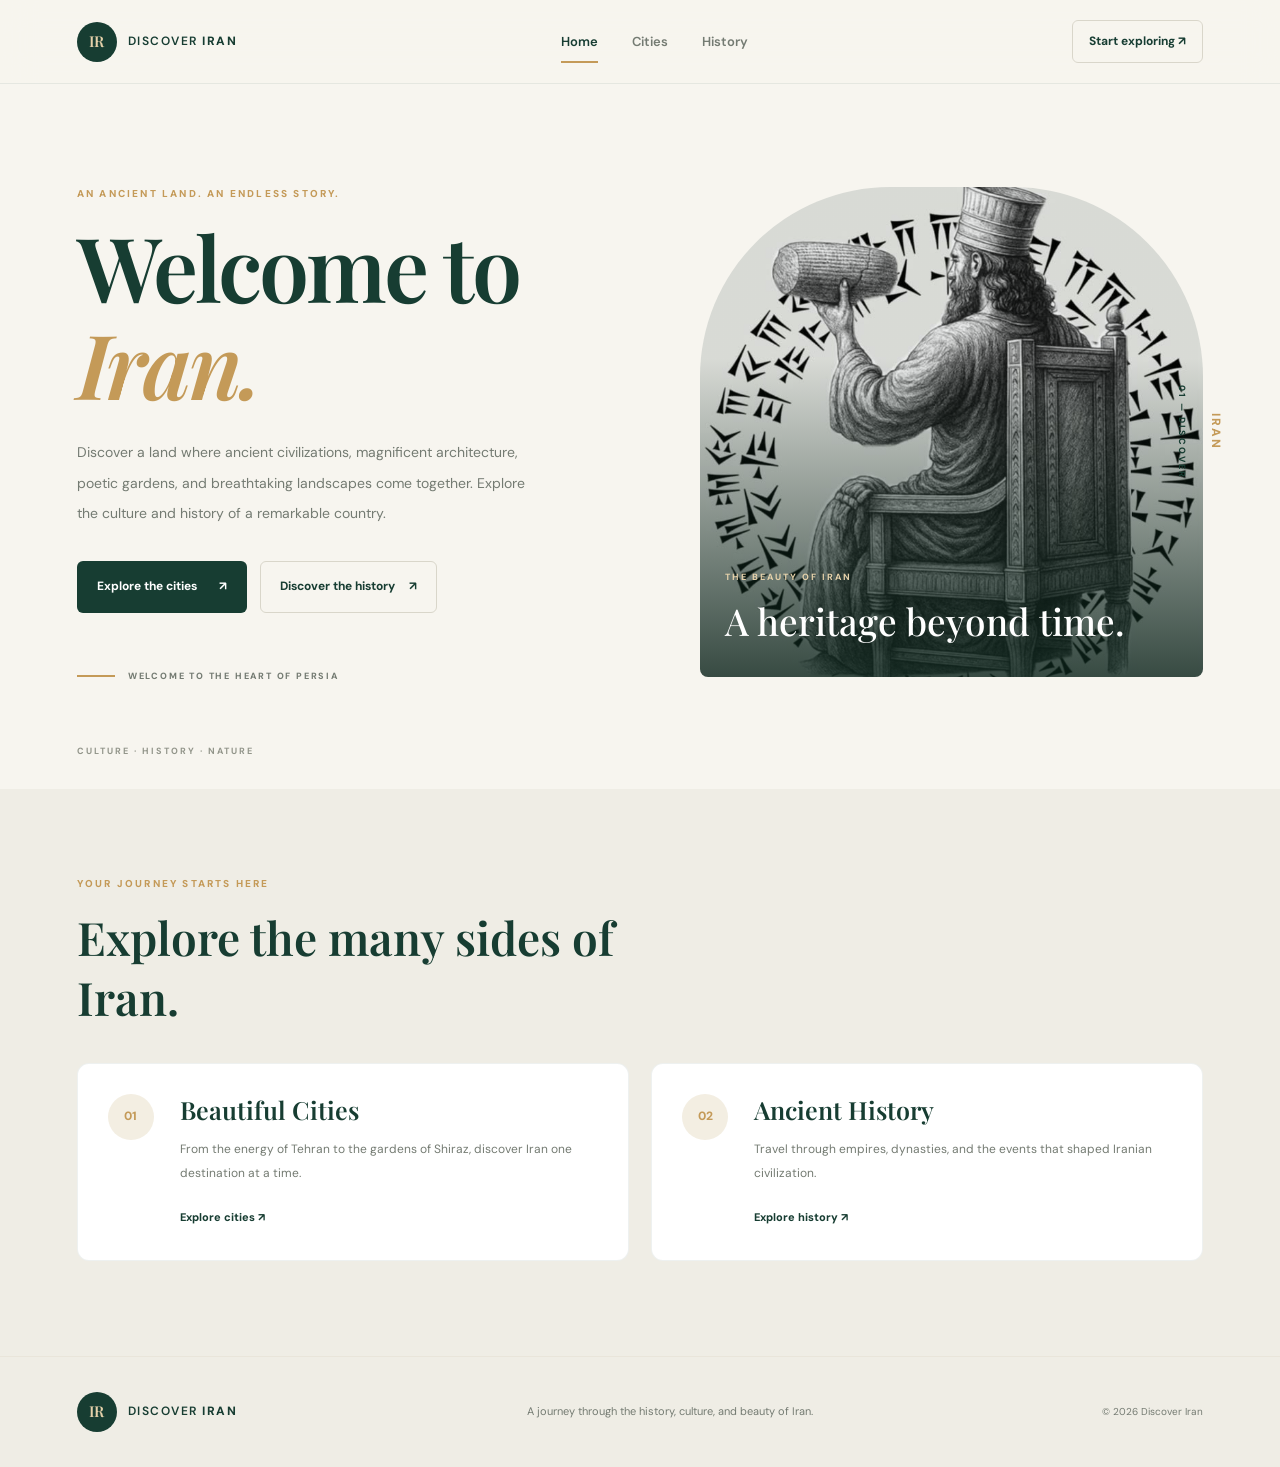
<file: index.html>
<!DOCTYPE html>
<html lang="en">

<head>
    <meta charset="UTF-8">
    <meta name="viewport" content="width=device-width, initial-scale=1.0">

    <title>Discover Iran | Land of Timeless Stories</title>

    <meta name="description"
        content="Discover Iran's historic cities, ancient civilizations, architecture, and beautiful landscapes.">

    <link rel="stylesheet" href="style.css">
</head>

<body class="home-page">

    <header class="site-header">
        <a class="logo" href="index.html" aria-label="Discover Iran homepage">
            <span class="logo-mark">IR</span>
            <span>DISCOVER <strong>IRAN</strong></span>
        </a>

        <nav class="main-nav" aria-label="Main navigation">
            <a class="active" href="index.html">Home</a>
            <a href="city.html">Cities</a>
            <a href="history.html">History</a>
        </nav>

        <a class="header-link" href="city.html">
            Start exploring ↗
        </a>
    </header>

    <main>

        <section class="home-hero">

            <div class="home-content">

                <span class="eyebrow">
                    AN ANCIENT LAND. AN ENDLESS STORY.
                </span>

                <h1>
                    Welcome to
                    <span class="iran-title">Iran.</span>
                </h1>

                <p class="home-description">
                    Discover a land where ancient civilizations,
                    magnificent architecture, poetic gardens, and
                    breathtaking landscapes come together.
                    Explore the culture and history of a remarkable country.
                </p>

                <div class="home-actions">
                    <a href="city.html" class="btn-primary">
                        Explore the cities <span>↗</span>
                    </a>

                    <a href="history.html" class="btn-outline">
                        Discover the history <span>↗</span>
                    </a>
                </div>

                <div class="home-caption">
                    <span class="caption-line"></span>
                    <span>WELCOME TO THE HEART OF PERSIA</span>
                </div>

            </div>

            <div class="home-visual">

                <img
                    src="img/k.jpg"
                    alt="Persian architecture in Isfahan"
                    fetchpriority="high"
                >

                <div class="home-image-overlay"></div>

                <div class="home-image-caption">
                    <span>THE BEAUTY OF IRAN</span>
                    <h2>A heritage beyond time.</h2>
                </div>

                <div class="image-decoration">
                    <span>IRAN</span>
                    <span>01 — DISCOVER</span>
                </div>

            </div>

            <div class="home-side-label">
                CULTURE · HISTORY · NATURE
            </div>

        </section>

        <section class="home-discover">

            <div class="discover-heading">
                <span class="eyebrow">YOUR JOURNEY STARTS HERE</span>
                <h2>Explore the many sides of Iran.</h2>
            </div>

            <div class="discover-grid">

                <a href="city.html" class="discover-card">
                    <span class="discover-number">01</span>
                    <div>
                        <h3>Beautiful Cities</h3>
                        <p>
                            From the energy of Tehran to the gardens
                            of Shiraz, discover Iran one destination at a time.
                        </p>
                        <span class="discover-link">Explore cities ↗</span>
                    </div>
                </a>

                <a href="history.html" class="discover-card">
                    <span class="discover-number">02</span>
                    <div>
                        <h3>Ancient History</h3>
                        <p>
                            Travel through empires, dynasties, and
                            the events that shaped Iranian civilization.
                        </p>
                        <span class="discover-link">Explore history ↗</span>
                    </div>
                </a>

            </div>

        </section>

    </main>

    <footer class="site-footer">
        <a class="logo footer-logo" href="index.html">
            <span class="logo-mark">IR</span>
            <span>DISCOVER <strong>IRAN</strong></span>
        </a>

        <p>A journey through the history, culture, and beauty of Iran.</p>

        <span class="copyright">© 2026 Discover Iran</span>
    </footer>

</body>
</html>
</file>
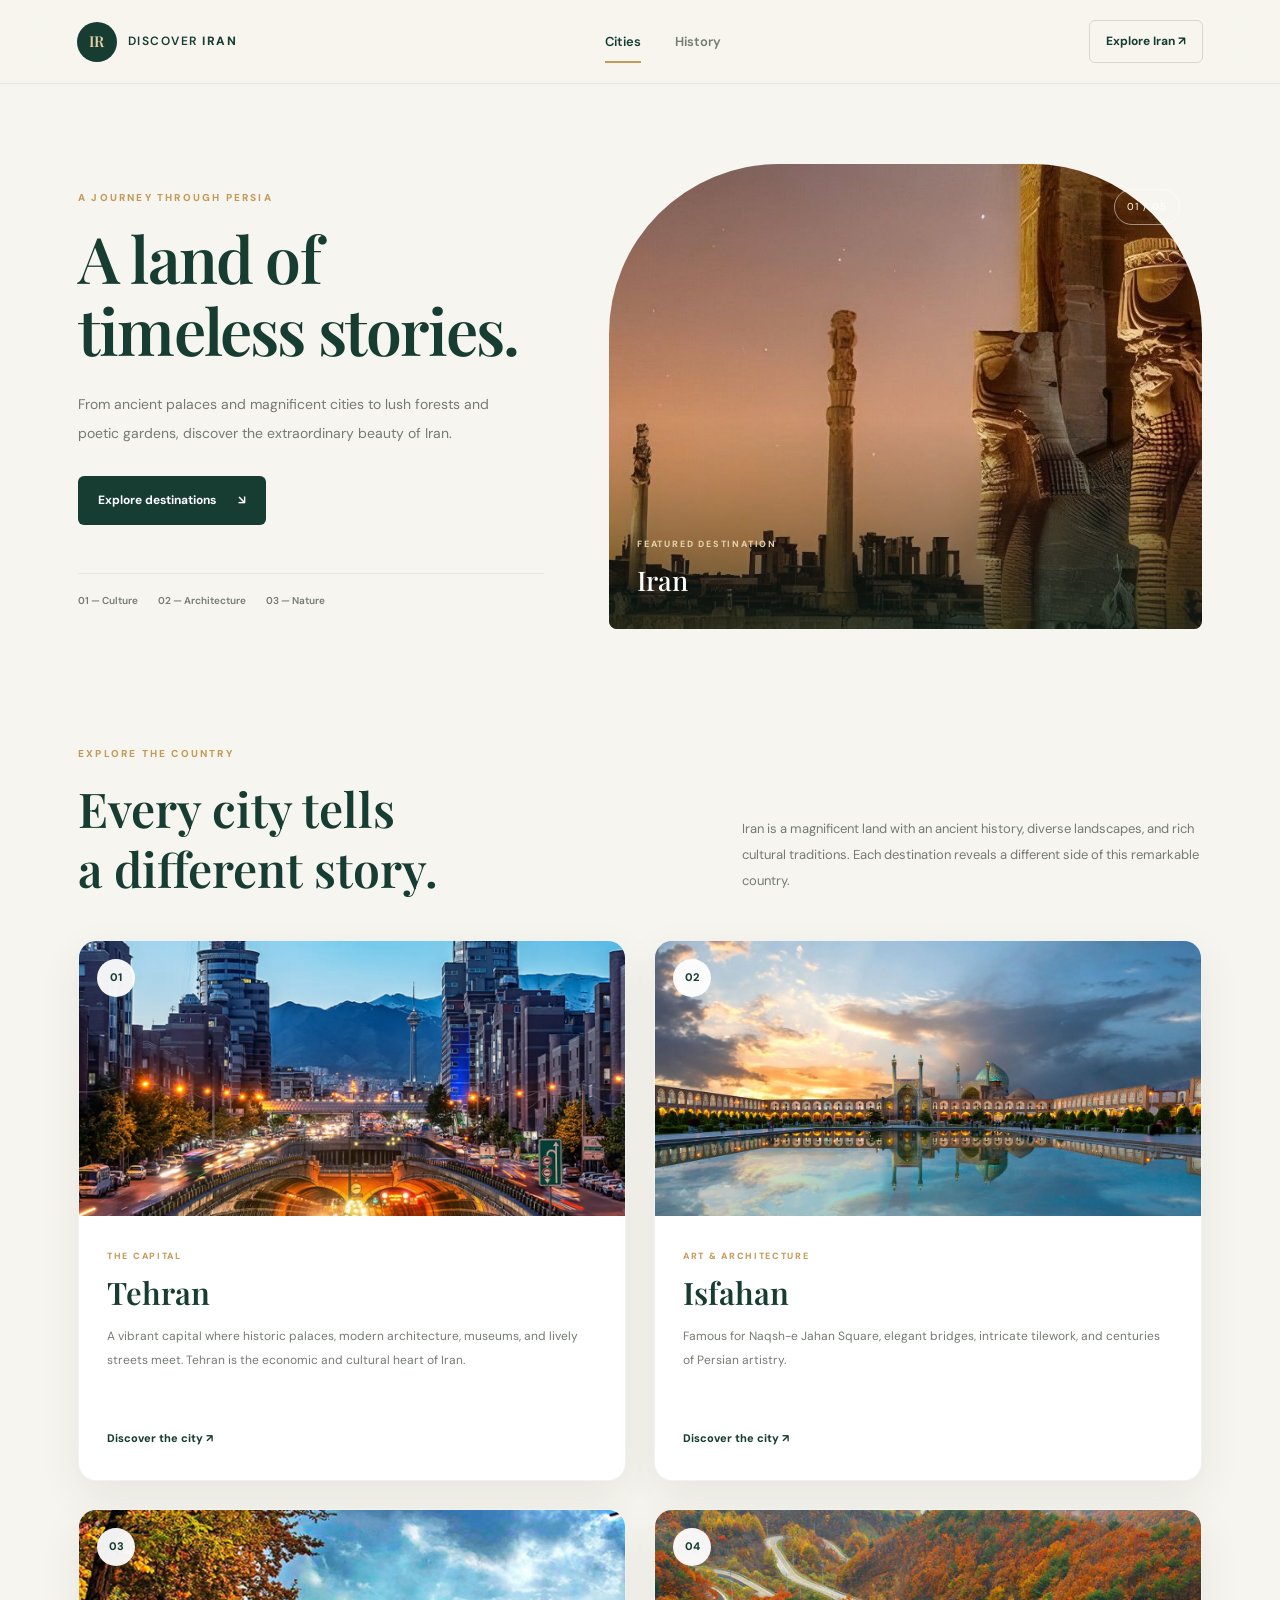
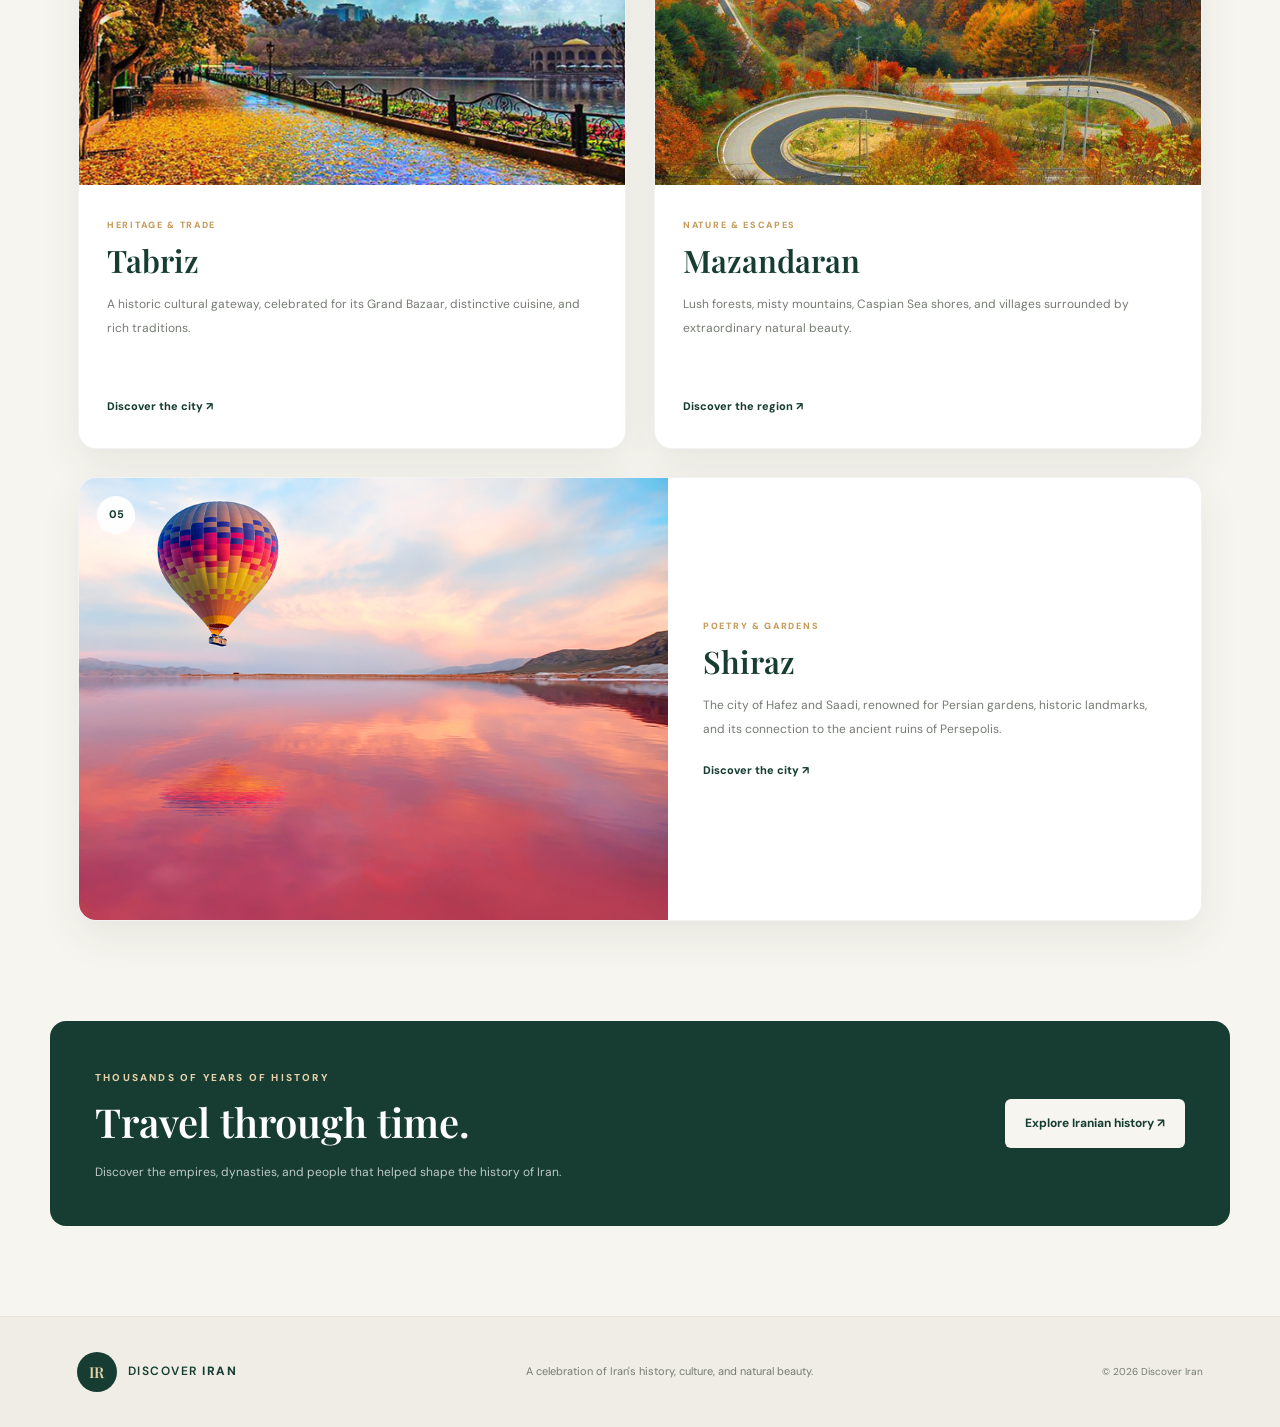
<file: city.html>
<!DOCTYPE html>
<html lang="en">
<head>
    <meta charset="UTF-8">
    <meta name="viewport" content="width=device-width, initial-scale=1.0">

    <title>Discover Iran | Cities & Destinations</title>
    <meta name="description" content="Explore Iran's beautiful cities, rich culture, historic architecture, and natural landscapes.">

    <link rel="stylesheet" href="style.css">
</head>

<body>

    <header class="site-header">
        <a class="logo" href="city.html">
            <span class="logo-mark">IR</span>
            <span>DISCOVER <strong>IRAN</strong></span>
        </a>

        <nav class="main-nav">
            <a class="active" href="city.html">Cities</a>
            <a href="history.html">History</a>
        </nav>

        <a class="header-link" href="#destinations">Explore Iran ↗</a>
    </header>

    <main>
        <section class="hero">
            <div class="hero-content">
                <span class="eyebrow">A JOURNEY THROUGH PERSIA</span>

                <h1>A land of timeless stories.</h1>

                <p>
                    From ancient palaces and magnificent cities to lush forests
                    and poetic gardens, discover the extraordinary beauty of Iran.
                </p>

                <a href="#destinations" class="btn-primary">
                    Explore destinations <span>↘</span>
                </a>

                <div class="hero-meta">
                    <span>01 — Culture</span>
                    <span>02 — Architecture</span>
                    <span>03 — Nature</span>
                </div>
            </div>

            <div class="hero-visual">
                <img src="img/iran.jpg" alt="">
                <div class="hero-image-label">
                    <span>FEATURED DESTINATION</span>
                    <strong> Iran</strong>
                </div>
                <span class="hero-number">01 / 05</span>
            </div>
        </section>

        <section class="intro-section" id="destinations">
            <div>
                <span class="eyebrow">EXPLORE THE COUNTRY</span>
                <h2>Every city tells<br>a different story.</h2>
            </div>

            <p>
                Iran is a magnificent land with an ancient history, diverse
                landscapes, and rich cultural traditions. Each destination
                reveals a different side of this remarkable country.
            </p>
        </section>

        <section class="city-grid">

            <article class="city-card city-card-featured">
                <div class="city-image">
                    <img src="img/tehran.webp" alt="Tehran cityscape" loading="lazy">
                    <span class="city-number">01</span>
                </div>

                <div class="city-content">
                    <span class="city-category">THE CAPITAL</span>
                    <h3>Tehran</h3>
                    <p>
                        A vibrant capital where historic palaces, modern
                        architecture, museums, and lively streets meet.
                        Tehran is the economic and cultural heart of Iran.
                    </p>
                    <a class="text-link" href="#tehran">Discover the city ↗</a>
                </div>
            </article>

            <article class="city-card">
                <div class="city-image">
                    <img src="img/Isfahan.jpg" alt="Isfahan historic architecture" loading="lazy">
                    <span class="city-number">02</span>
                </div>

                <div class="city-content">
                    <span class="city-category">ART & ARCHITECTURE</span>
                    <h3>Isfahan</h3>
                    <p>
                        Famous for Naqsh-e Jahan Square, elegant bridges,
                        intricate tilework, and centuries of Persian artistry.
                    </p>
                    <a class="text-link" href="#isfahan">Discover the city ↗</a>
                </div>
            </article>

            <article class="city-card">
                <div class="city-image">
                    <img src="img/el-goli-tabriz.jpg" alt="Tabriz city" loading="lazy">
                    <span class="city-number">03</span>
                </div>

                <div class="city-content">
                    <span class="city-category">HERITAGE & TRADE</span>
                    <h3>Tabriz</h3>
                    <p>
                        A historic cultural gateway, celebrated for its
                        Grand Bazaar, distinctive cuisine, and rich traditions.
                    </p>
                    <a class="text-link" href="#tabriz">Discover the city ↗</a>
                </div>
            </article>

            <article class="city-card">
                <div class="city-image">
                    <img src="img/ma.jpg" alt="Green landscapes of Mazandaran" loading="lazy">
                    <span class="city-number">04</span>
                </div>

                <div class="city-content">
                    <span class="city-category">NATURE & ESCAPES</span>
                    <h3>Mazandaran</h3>
                    <p>
                        Lush forests, misty mountains, Caspian Sea shores,
                        and villages surrounded by extraordinary natural beauty.
                    </p>
                    <a class="text-link" href="#mazandaran">Discover the region ↗</a>
                </div>
            </article>

            <article class="city-card city-card-wide">
                <div class="city-image">
                    <img src="img/sh.jpg" alt="Shiraz and Persian gardens" loading="lazy">
                    <span class="city-number">05</span>
                </div>

                <div class="city-content">
                    <span class="city-category">POETRY & GARDENS</span>
                    <h3>Shiraz</h3>
                    <p>
                        The city of Hafez and Saadi, renowned for Persian
                        gardens, historic landmarks, and its connection to
                        the ancient ruins of Persepolis.
                    </p>
                    <a class="text-link" href="#shiraz">Discover the city ↗</a>
                </div>
            </article>

        </section>

        <section class="history-banner">
            <div>
                <span class="eyebrow">THOUSANDS OF YEARS OF HISTORY</span>
                <h2>Travel through time.</h2>
                <p>
                    Discover the empires, dynasties, and people that helped
                    shape the history of Iran.
                </p>
            </div>

            <a href="history.html" class="btn-light">
                Explore Iranian history ↗
            </a>
        </section>

    </main>

    <footer class="site-footer">
        <a class="logo footer-logo" href="city.html">
            <span class="logo-mark">IR</span>
            <span>DISCOVER <strong>IRAN</strong></span>
        </a>

        <p>A celebration of Iran's history, culture, and natural beauty.</p>
        <span class="copyright">© 2026 Discover Iran</span>
    </footer>

</body>
</html>
</file>
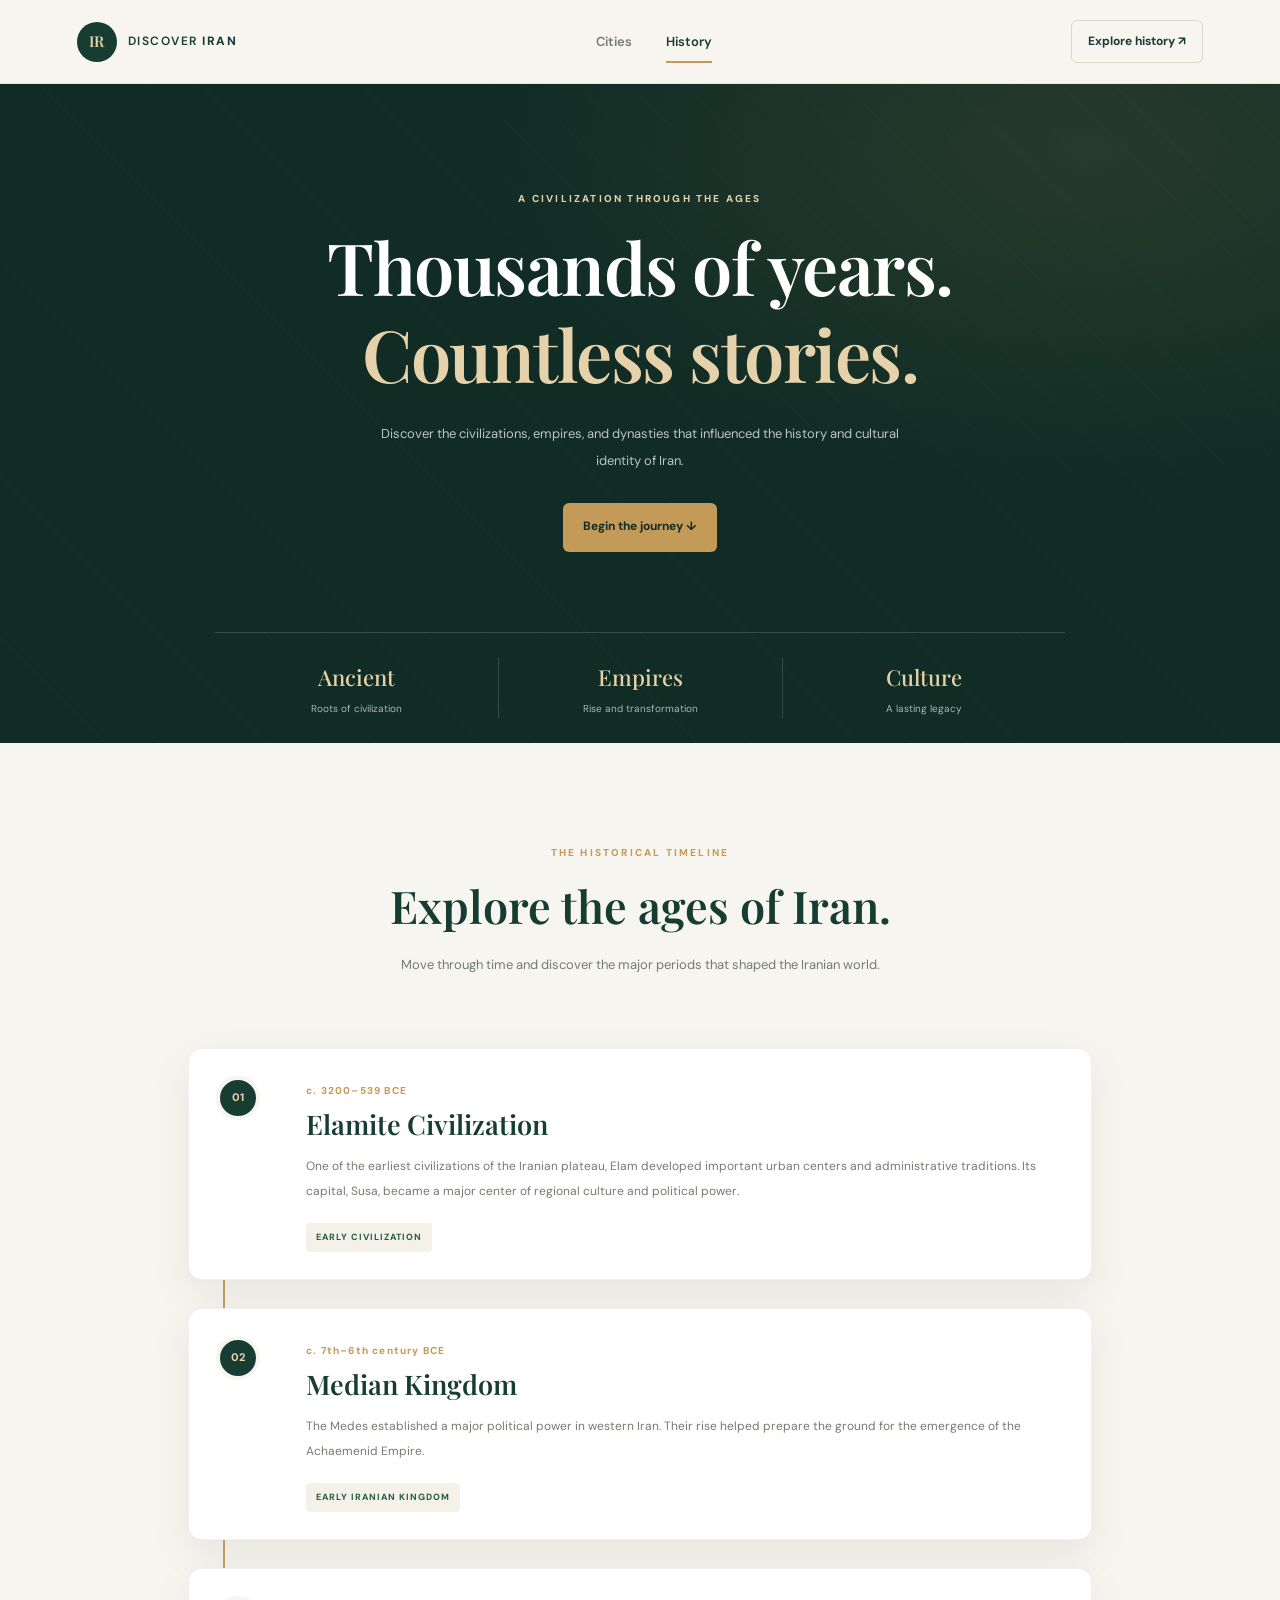
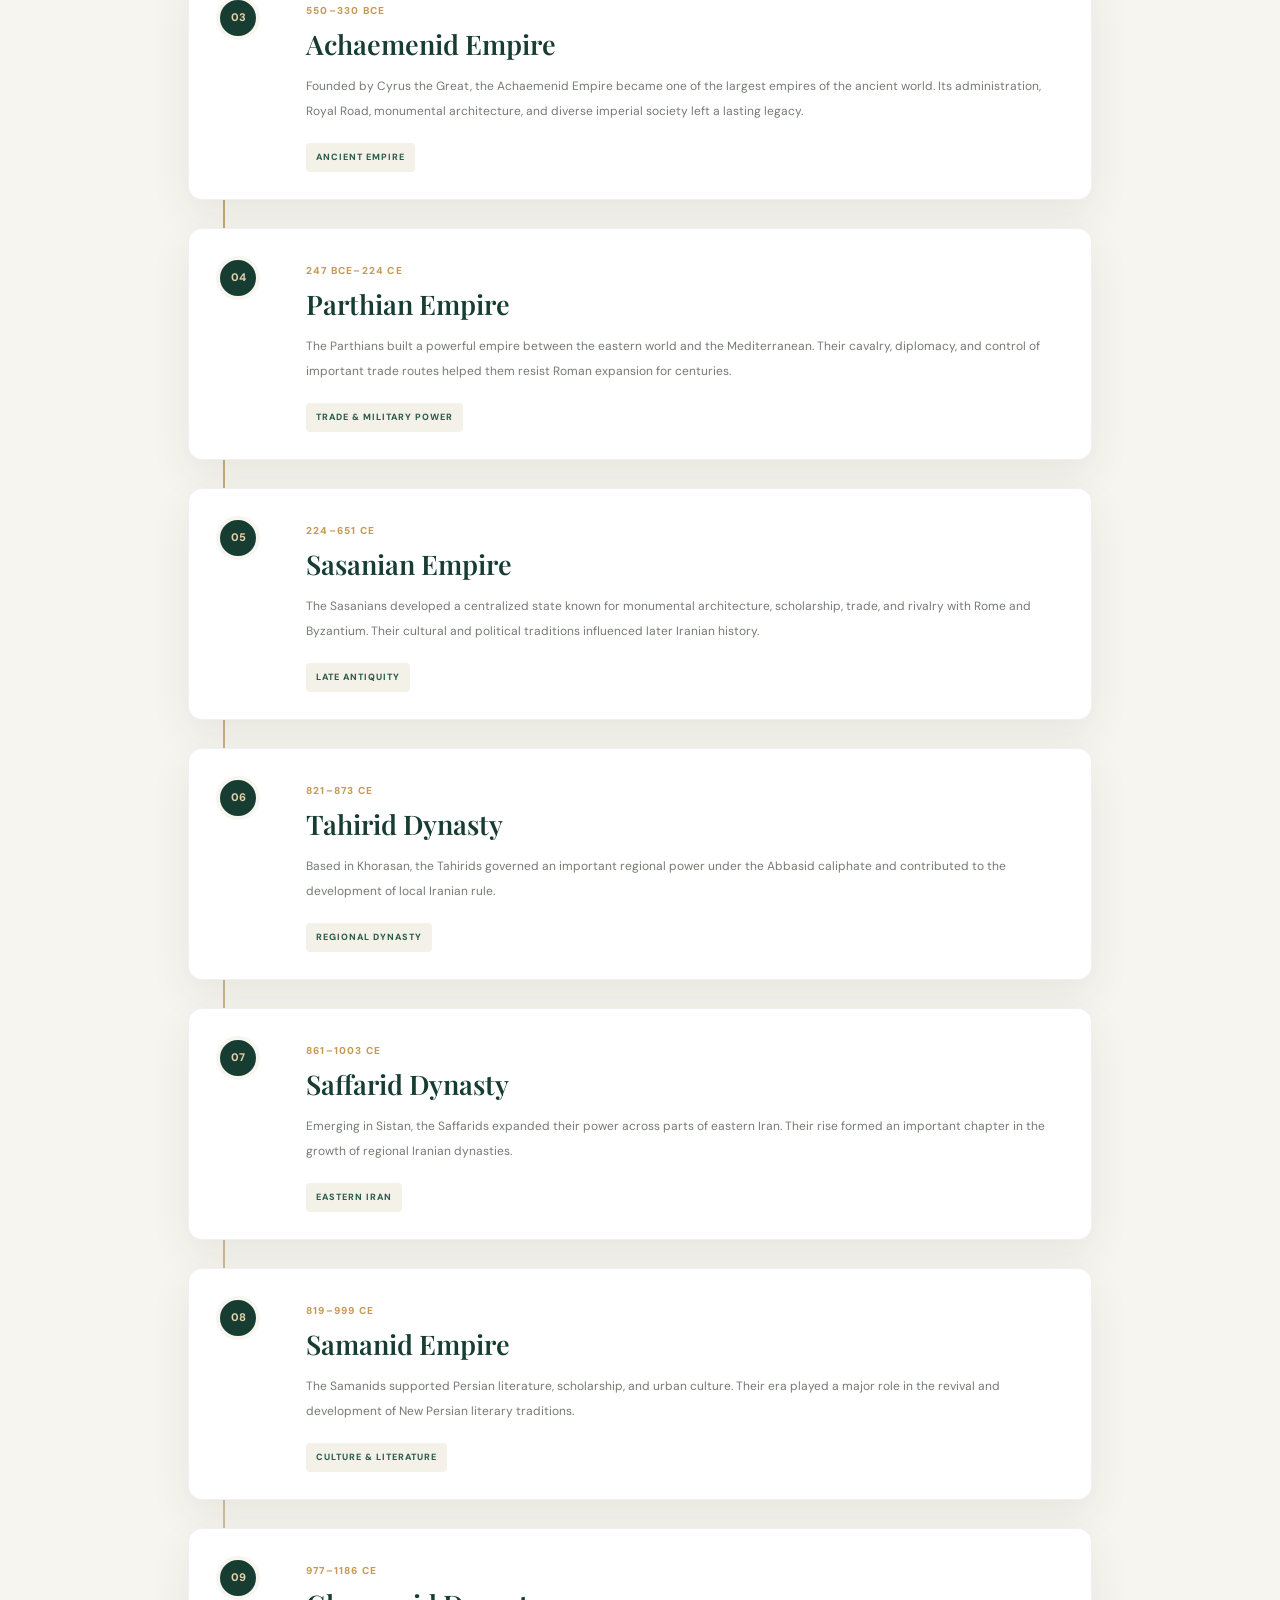
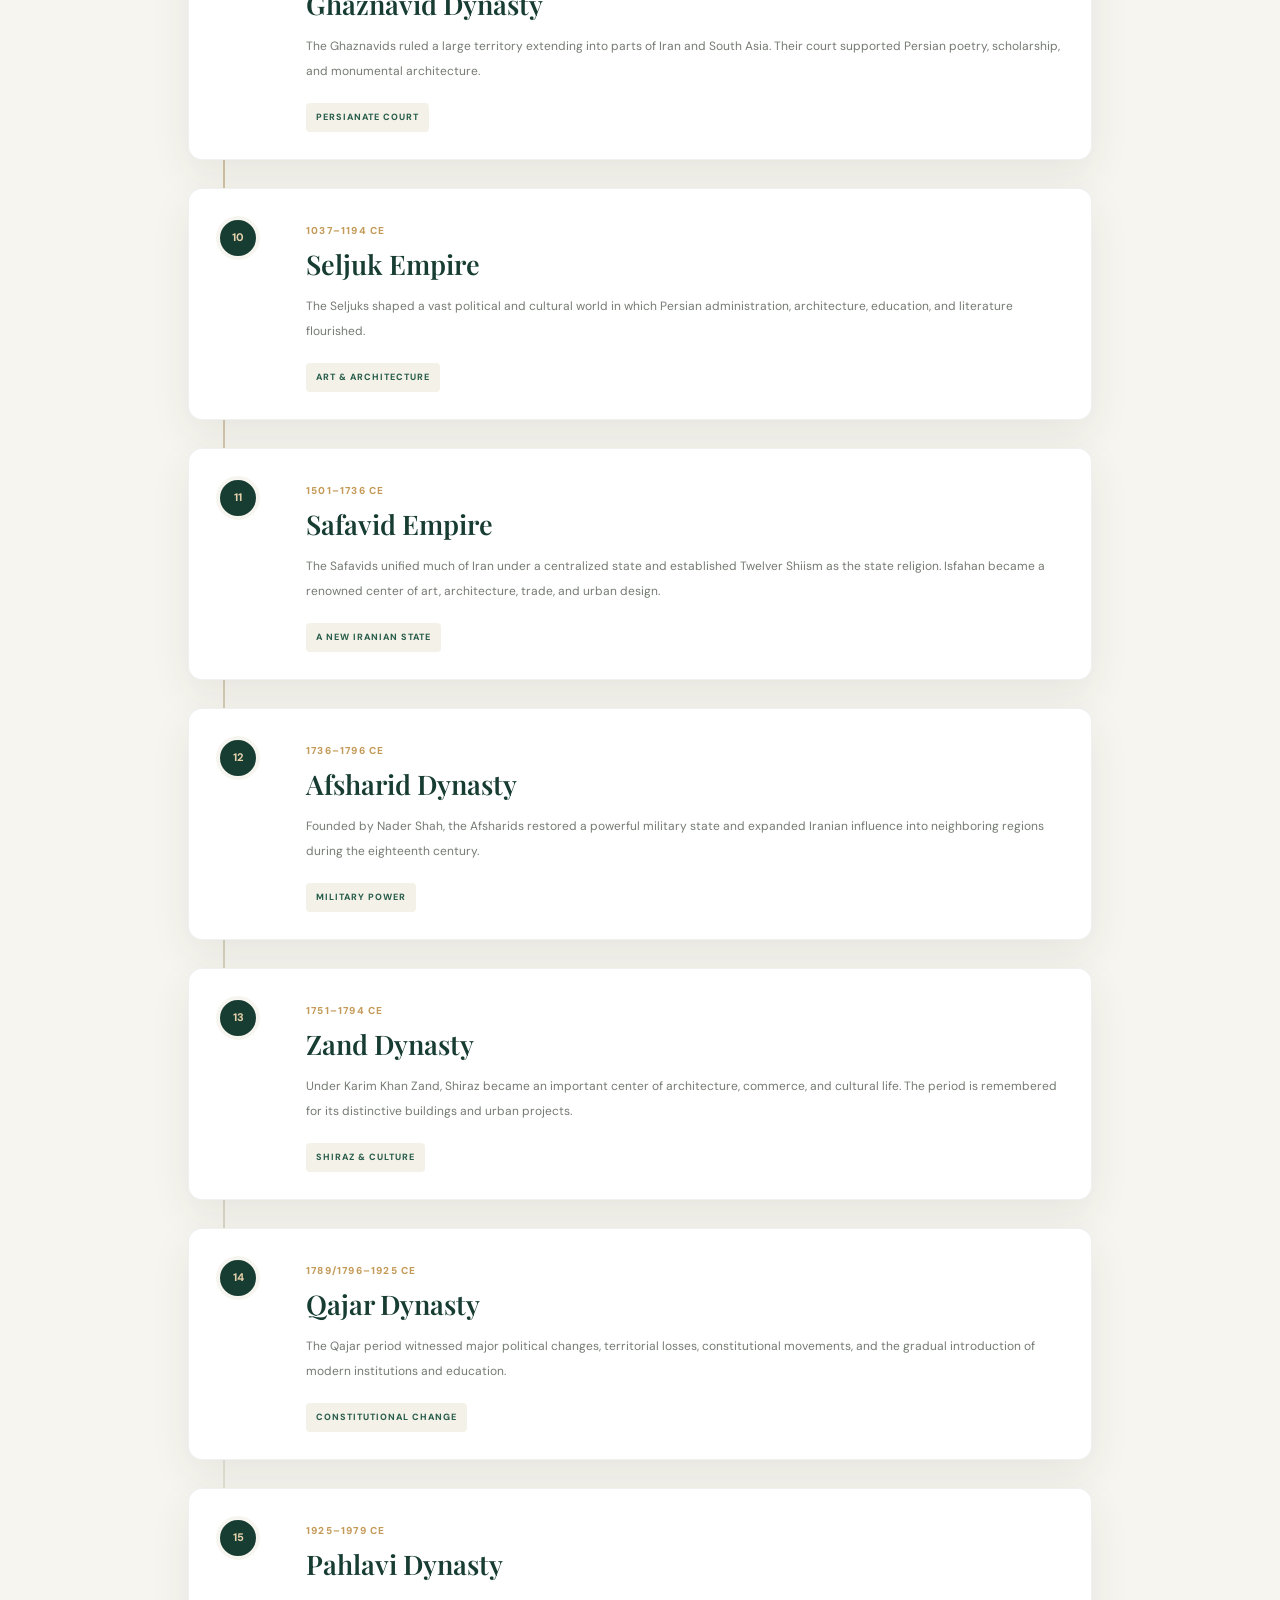
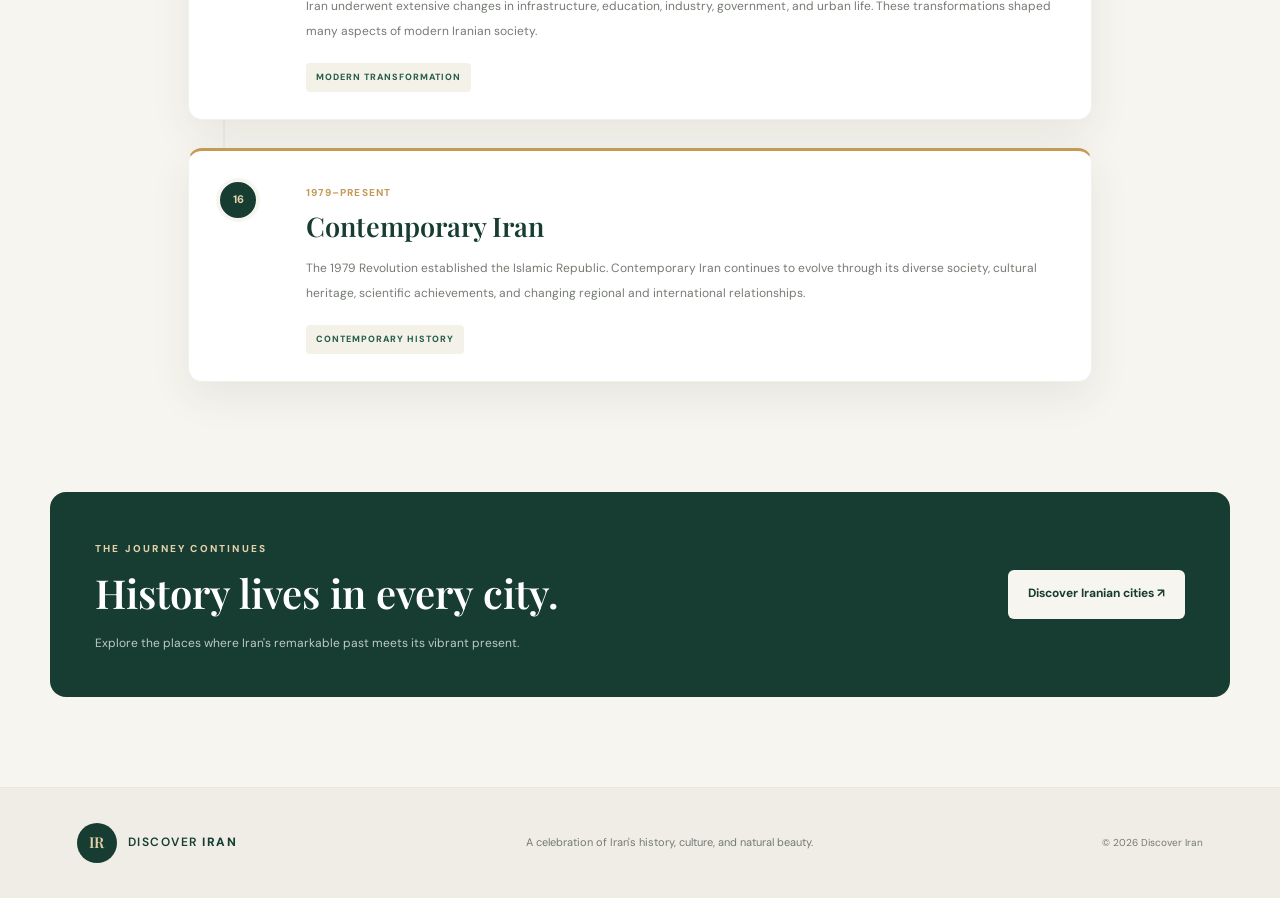
<file: history.html>
<!DOCTYPE html>
<html lang="en">
<head>
    <meta charset="UTF-8">
    <meta name="viewport" content="width=device-width, initial-scale=1.0">

    <title>Iranian History | Discover Iran</title>
    <meta name="description" content="Explore the empires and dynasties that shaped Iranian history.">

    <link rel="stylesheet" href="style.css">
</head>

<body>

    <header class="site-header">
        <a class="logo" href="city.html">
            <span class="logo-mark">IR</span>
            <span>DISCOVER <strong>IRAN</strong></span>
        </a>

        <nav class="main-nav">
            <a href="city.html">Cities</a>
            <a class="active" href="history.html">History</a>
        </nav>

        <a class="header-link" href="#timeline">Explore history ↗</a>
    </header>

    <main>

        <section class="history-hero">
            <span class="eyebrow">A CIVILIZATION THROUGH THE AGES</span>

            <h1>Thousands of years.<br><span>Countless stories.</span></h1>

            <p>
                Discover the civilizations, empires, and dynasties that
                influenced the history and cultural identity of Iran.
            </p>

            <a href="#timeline" class="btn-primary">
                Begin the journey ↓
            </a>

            <div class="history-stats">
                <div>
                    <strong>Ancient</strong>
                    <span>Roots of civilization</span>
                </div>
                <div>
                    <strong>Empires</strong>
                    <span>Rise and transformation</span>
                </div>
                <div>
                    <strong>Culture</strong>
                    <span>A lasting legacy</span>
                </div>
            </div>
        </section>

        <section class="timeline-section" id="timeline">

            <div class="section-heading">
                <span class="eyebrow">THE HISTORICAL TIMELINE</span>
                <h2>Explore the ages of Iran.</h2>
                <p>
                    Move through time and discover the major periods
                    that shaped the Iranian world.
                </p>
            </div>

            <div class="timeline">

                <article class="era-card">
                    <span class="era-number">01</span>
                    <div class="era-content">
                        <span class="era-date">c. 3200–539 BCE</span>
                        <h3>Elamite Civilization</h3>
                        <p>
                            One of the earliest civilizations of the Iranian
                            plateau, Elam developed important urban centers
                            and administrative traditions. Its capital,
                            Susa, became a major center of regional culture
                            and political power.
                        </p>
                        <span class="era-tag">EARLY CIVILIZATION</span>
                    </div>
                </article>

                <article class="era-card">
                    <span class="era-number">02</span>
                    <div class="era-content">
                        <span class="era-date">c. 7th–6th century BCE</span>
                        <h3>Median Kingdom</h3>
                        <p>
                            The Medes established a major political power
                            in western Iran. Their rise helped prepare
                            the ground for the emergence of the Achaemenid
                            Empire.
                        </p>
                        <span class="era-tag">EARLY IRANIAN KINGDOM</span>
                    </div>
                </article>

                <article class="era-card">
                    <span class="era-number">03</span>
                    <div class="era-content">
                        <span class="era-date">550–330 BCE</span>
                        <h3>Achaemenid Empire</h3>
                        <p>
                            Founded by Cyrus the Great, the Achaemenid
                            Empire became one of the largest empires
                            of the ancient world. Its administration,
                            Royal Road, monumental architecture, and
                            diverse imperial society left a lasting legacy.
                        </p>
                        <span class="era-tag">ANCIENT EMPIRE</span>
                    </div>
                </article>

                <article class="era-card">
                    <span class="era-number">04</span>
                    <div class="era-content">
                        <span class="era-date">247 BCE–224 CE</span>
                        <h3>Parthian Empire</h3>
                        <p>
                            The Parthians built a powerful empire between
                            the eastern world and the Mediterranean.
                            Their cavalry, diplomacy, and control of
                            important trade routes helped them resist
                            Roman expansion for centuries.
                        </p>
                        <span class="era-tag">TRADE & MILITARY POWER</span>
                    </div>
                </article>

                <article class="era-card">
                    <span class="era-number">05</span>
                    <div class="era-content">
                        <span class="era-date">224–651 CE</span>
                        <h3>Sasanian Empire</h3>
                        <p>
                            The Sasanians developed a centralized state
                            known for monumental architecture, scholarship,
                            trade, and rivalry with Rome and Byzantium.
                            Their cultural and political traditions
                            influenced later Iranian history.
                        </p>
                        <span class="era-tag">LATE ANTIQUITY</span>
                    </div>
                </article>

                <article class="era-card">
                    <span class="era-number">06</span>
                    <div class="era-content">
                        <span class="era-date">821–873 CE</span>
                        <h3>Tahirid Dynasty</h3>
                        <p>
                            Based in Khorasan, the Tahirids governed
                            an important regional power under the
                            Abbasid caliphate and contributed to
                            the development of local Iranian rule.
                        </p>
                        <span class="era-tag">REGIONAL DYNASTY</span>
                    </div>
                </article>

                <article class="era-card">
                    <span class="era-number">07</span>
                    <div class="era-content">
                        <span class="era-date">861–1003 CE</span>
                        <h3>Saffarid Dynasty</h3>
                        <p>
                            Emerging in Sistan, the Saffarids expanded
                            their power across parts of eastern Iran.
                            Their rise formed an important chapter
                            in the growth of regional Iranian dynasties.
                        </p>
                        <span class="era-tag">EASTERN IRAN</span>
                    </div>
                </article>

                <article class="era-card">
                    <span class="era-number">08</span>
                    <div class="era-content">
                        <span class="era-date">819–999 CE</span>
                        <h3>Samanid Empire</h3>
                        <p>
                            The Samanids supported Persian literature,
                            scholarship, and urban culture. Their era
                            played a major role in the revival and
                            development of New Persian literary traditions.
                        </p>
                        <span class="era-tag">CULTURE & LITERATURE</span>
                    </div>
                </article>

                <article class="era-card">
                    <span class="era-number">09</span>
                    <div class="era-content">
                        <span class="era-date">977–1186 CE</span>
                        <h3>Ghaznavid Dynasty</h3>
                        <p>
                            The Ghaznavids ruled a large territory
                            extending into parts of Iran and South Asia.
                            Their court supported Persian poetry,
                            scholarship, and monumental architecture.
                        </p>
                        <span class="era-tag">PERSIANATE COURT</span>
                    </div>
                </article>

                <article class="era-card">
                    <span class="era-number">10</span>
                    <div class="era-content">
                        <span class="era-date">1037–1194 CE</span>
                        <h3>Seljuk Empire</h3>
                        <p>
                            The Seljuks shaped a vast political and
                            cultural world in which Persian administration,
                            architecture, education, and literature
                            flourished.
                        </p>
                        <span class="era-tag">ART & ARCHITECTURE</span>
                    </div>
                </article>

                <article class="era-card">
                    <span class="era-number">11</span>
                    <div class="era-content">
                        <span class="era-date">1501–1736 CE</span>
                        <h3>Safavid Empire</h3>
                        <p>
                            The Safavids unified much of Iran under
                            a centralized state and established Twelver
                            Shiism as the state religion. Isfahan became
                            a renowned center of art, architecture,
                            trade, and urban design.
                        </p>
                        <span class="era-tag">A NEW IRANIAN STATE</span>
                    </div>
                </article>

                <article class="era-card">
                    <span class="era-number">12</span>
                    <div class="era-content">
                        <span class="era-date">1736–1796 CE</span>
                        <h3>Afsharid Dynasty</h3>
                        <p>
                            Founded by Nader Shah, the Afsharids restored
                            a powerful military state and expanded
                            Iranian influence into neighboring regions
                            during the eighteenth century.
                        </p>
                        <span class="era-tag">MILITARY POWER</span>
                    </div>
                </article>

                <article class="era-card">
                    <span class="era-number">13</span>
                    <div class="era-content">
                        <span class="era-date">1751–1794 CE</span>
                        <h3>Zand Dynasty</h3>
                        <p>
                            Under Karim Khan Zand, Shiraz became
                            an important center of architecture,
                            commerce, and cultural life. The period
                            is remembered for its distinctive buildings
                            and urban projects.
                        </p>
                        <span class="era-tag">SHIRAZ & CULTURE</span>
                    </div>
                </article>

                <article class="era-card">
                    <span class="era-number">14</span>
                    <div class="era-content">
                        <span class="era-date">1789/1796–1925 CE</span>
                        <h3>Qajar Dynasty</h3>
                        <p>
                            The Qajar period witnessed major political
                            changes, territorial losses, constitutional
                            movements, and the gradual introduction
                            of modern institutions and education.
                        </p>
                        <span class="era-tag">CONSTITUTIONAL CHANGE</span>
                    </div>
                </article>

                <article class="era-card">
                    <span class="era-number">15</span>
                    <div class="era-content">
                        <span class="era-date">1925–1979 CE</span>
                        <h3>Pahlavi Dynasty</h3>
                        <p>
                            Iran underwent extensive changes in
                            infrastructure, education, industry,
                            government, and urban life. These
                            transformations shaped many aspects
                            of modern Iranian society.
                        </p>
                        <span class="era-tag">MODERN TRANSFORMATION</span>
                    </div>
                </article>

                <article class="era-card era-card-modern">
                    <span class="era-number">16</span>
                    <div class="era-content">
                        <span class="era-date">1979–PRESENT</span>
                        <h3>Contemporary Iran</h3>
                        <p>
                            The 1979 Revolution established the
                            Islamic Republic. Contemporary Iran
                            continues to evolve through its diverse
                            society, cultural heritage, scientific
                            achievements, and changing regional
                            and international relationships.
                        </p>
                        <span class="era-tag">CONTEMPORARY HISTORY</span>
                    </div>
                </article>

            </div>
        </section>

        <section class="history-banner">
            <div>
                <span class="eyebrow">THE JOURNEY CONTINUES</span>
                <h2>History lives in every city.</h2>
                <p>
                    Explore the places where Iran's remarkable past
                    meets its vibrant present.
                </p>
            </div>

            <a href="city.html" class="btn-light">
                Discover Iranian cities ↗
            </a>
        </section>

    </main>

    <footer class="site-footer">
        <a class="logo footer-logo" href="city.html">
            <span class="logo-mark">IR</span>
            <span>DISCOVER <strong>IRAN</strong></span>
        </a>

        <p>A celebration of Iran's history, culture, and natural beauty.</p>
        <span class="copyright">© 2026 Discover Iran</span>
    </footer>

</body>
</html>
</file>
<file: style.css>
/* ======================================
   DISCOVER IRAN
   Shared stylesheet for city & history
====================================== */

@import url('https://fonts.googleapis.com/css2?family=DM+Sans:wght@400;500;600;700;800&family=Playfair+Display:wght@500;600;700;800&display=swap');

:root {
    --green: #173d32;
    --green-dark: #102c25;
    --green-light: #285d4b;
    --gold: #c49a58;
    --gold-light: #e5d1aa;

    --cream: #f7f5ef;
    --white: #ffffff;
    --text: #26372f;
    --muted: #747b72;
    --line: #e9e5da;

    --shadow: 0 15px 40px rgba(26, 47, 36, 0.08);
    --shadow-hover: 0 24px 55px rgba(26, 47, 36, 0.15);

    --radius: 18px;
    --container: 1180px;
}

/* Reset */

* {
    box-sizing: border-box;
}

html {
    scroll-behavior: smooth;
    scroll-padding-top: 90px;
}

body {
    margin: 0;
    background: var(--cream);
    color: var(--text);
    font-family: 'DM Sans', Arial, sans-serif;
    font-size: 15px;
    line-height: 1.8;
    -webkit-font-smoothing: antialiased;
}

img {
    display: block;
    width: 100%;
    max-width: 100%;
}

a {
    color: inherit;
    text-decoration: none;
}

button,
a {
    -webkit-tap-highlight-color: transparent;
}

::selection {
    background: var(--gold-light);
    color: var(--green-dark);
}

/* Typography */

h1,
h2,
h3,
p {
    margin-top: 0;
}

h1,
h2,
h3 {
    font-family: 'Playfair Display', Georgia, serif;
    font-weight: 600;
}

p {
    color: var(--muted);
}

.eyebrow {
    display: inline-block;
    margin-bottom: 16px;
    color: var(--gold);
    font-size: 10px;
    font-weight: 800;
    letter-spacing: 2.2px;
    line-height: 1.7;
}

/* Header */

.site-header {
    position: sticky;
    z-index: 100;
    top: 0;

    min-height: 82px;
    padding: 0 6%;

    display: flex;
    align-items: center;
    justify-content: space-between;
    gap: 25px;

    background: rgba(247, 245, 239, 0.94);
    border-bottom: 1px solid rgba(23, 61, 50, 0.08);
    backdrop-filter: blur(16px);
}

.logo {
    display: inline-flex;
    align-items: center;
    gap: 11px;

    color: var(--green);
    font-size: 12px;
    font-weight: 600;
    letter-spacing: 1.5px;
    white-space: nowrap;
}

.logo strong {
    font-weight: 800;
}

.logo-mark {
    display: grid;
    place-items: center;

    width: 40px;
    height: 40px;

    background: var(--green);
    color: var(--gold-light);

    border-radius: 50%;
    font-family: 'Playfair Display', Georgia, serif;
    font-size: 15px;
    letter-spacing: 0;
}

.main-nav {
    display: flex;
    align-items: center;
    justify-content: center;
    gap: 34px;
}

.main-nav a {
    position: relative;
    padding: 30px 0;

    color: var(--muted);
    font-size: 13px;
    font-weight: 600;

    transition: color 0.25s ease;
}

.main-nav a::after {
    content: "";
    position: absolute;
    left: 0;
    right: 0;
    bottom: 20px;

    height: 2px;
    background: var(--gold);

    transform: scaleX(0);
    transform-origin: left;
    transition: transform 0.25s ease;
}

.main-nav a:hover,
.main-nav a.active {
    color: var(--green);
}

.main-nav a:hover::after,
.main-nav a.active::after {
    transform: scaleX(1);
}

.header-link {
    padding: 10px 16px;
    border: 1px solid #d9d6ca;
    border-radius: 6px;

    color: var(--green);
    font-size: 12px;
    font-weight: 700;

    transition: background 0.25s ease, color 0.25s ease;
}

.header-link:hover {
    background: var(--green);
    color: var(--white);
}

/* Buttons */

.btn-primary,
.btn-light {
    display: inline-flex;
    align-items: center;
    justify-content: center;
    gap: 22px;

    min-height: 49px;
    padding: 12px 20px;

    border-radius: 6px;
    font-size: 12px;
    font-weight: 700;

    transition:
        transform 0.25s ease,
        background 0.25s ease,
        color 0.25s ease;
}

.btn-primary {
    background: var(--green);
    color: var(--white);
}

.btn-primary:hover {
    background: var(--green-light);
    transform: translateY(-2px);
}

.btn-light {
    background: var(--cream);
    color: var(--green);
    flex-shrink: 0;
}

.btn-light:hover {
    background: var(--gold-light);
    transform: translateY(-2px);
}

/* ======================================
   CITY PAGE HERO
====================================== */

.hero {
    max-width: var(--container);
    min-height: 535px;
    margin: 45px auto 75px;
    padding: 0 28px;

    display: grid;
    grid-template-columns: 0.88fr 1.12fr;
    align-items: center;
    gap: 65px;
}

.hero-content {
    padding: 30px 0;
}

.hero-content h1 {
    max-width: 500px;
    margin-bottom: 24px;

    color: var(--green);
    font-size: clamp(44px, 5vw, 68px);
    line-height: 1.12;
    letter-spacing: -1.8px;
}

.hero-content > p {
    max-width: 420px;
    margin-bottom: 28px;

    font-size: 14px;
    line-height: 2.1;
}

.hero-meta {
    display: flex;
    flex-wrap: wrap;
    gap: 10px 20px;

    margin-top: 48px;
    padding-top: 18px;

    border-top: 1px solid var(--line);
}

.hero-meta span {
    color: var(--muted);
    font-size: 10px;
    font-weight: 600;
}

.hero-visual {
    position: relative;
    height: 465px;
    min-width: 0;
}

.hero-visual > img {
    width: 100%;
    height: 100%;
    object-fit: cover;

    border-radius: 170px 170px 8px 8px;
}

.hero-visual::after {
    content: "";
    position: absolute;
    inset: 0;

    background: linear-gradient(
        to top,
        rgba(11, 34, 26, 0.65),
        transparent 45%
    );

    border-radius: 170px 170px 8px 8px;
    pointer-events: none;
}

.hero-image-label {
    position: absolute;
    z-index: 1;
    left: 28px;
    bottom: 25px;

    display: flex;
    flex-direction: column;
    gap: 4px;

    color: var(--white);
}

.hero-image-label span {
    color: var(--gold-light);
    font-size: 9px;
    font-weight: 800;
    letter-spacing: 1.8px;
}

.hero-image-label strong {
    font-family: 'Playfair Display', Georgia, serif;
    font-size: 27px;
    font-weight: 500;
}

.hero-number {
    position: absolute;
    z-index: 2;
    top: 25px;
    right: 22px;

    padding: 8px 12px;
    border: 1px solid rgba(255, 255, 255, 0.5);
    border-radius: 30px;

    color: var(--white);
    font-size: 10px;
    letter-spacing: 1px;
}

/* Intro */

.intro-section {
    max-width: var(--container);
    margin: 0 auto 42px;
    padding: 0 28px;

    display: flex;
    align-items: end;
    justify-content: space-between;
    gap: 50px;
}

.intro-section h2,
.section-heading h2 {
    margin-bottom: 0;

    color: var(--green);
    font-size: clamp(34px, 4vw, 48px);
    line-height: 1.25;
}

.intro-section > p {
    max-width: 460px;
    margin-bottom: 4px;
    font-size: 13px;
    line-height: 2;
}

/* City cards */

.city-grid {
    max-width: var(--container);
    margin: 0 auto 100px;
    padding: 0 28px;

    display: grid;
    grid-template-columns: repeat(2, minmax(0, 1fr));
    gap: 28px;
}

.city-card {
    min-width: 0;
    overflow: hidden;

    background: var(--white);
    border: 1px solid rgba(23, 61, 50, 0.06);
    border-radius: var(--radius);

    box-shadow: var(--shadow);

    transition:
        transform 0.3s ease,
        box-shadow 0.3s ease;
}

.city-card:hover {
    transform: translateY(-6px);
    box-shadow: var(--shadow-hover);
}

.city-image {
    position: relative;
    height: 275px;
    overflow: hidden;
    background: #e5e3d9;
}

.city-image img {
    height: 100%;
    object-fit: cover;

    transition: transform 0.65s ease;
}

.city-card:hover .city-image img {
    transform: scale(1.05);
}

.city-number {
    position: absolute;
    top: 18px;
    left: 18px;

    display: grid;
    place-items: center;

    width: 38px;
    height: 38px;

    background: rgba(255, 255, 255, 0.94);
    border-radius: 50%;

    color: var(--green);
    font-size: 11px;
    font-weight: 800;
}

.city-content {
    padding: 25px 28px 29px;
}

.city-category {
    display: inline-block;
    margin-bottom: 7px;

    color: var(--gold);
    font-size: 9px;
    font-weight: 800;
    letter-spacing: 1.7px;
}

.city-content h3 {
    margin-bottom: 12px;

    color: var(--green);
    font-size: 31px;
    line-height: 1.3;
}

.city-content p {
    min-height: 80px;
    margin-bottom: 20px;

    font-size: 12px;
    line-height: 2;
}

.text-link {
    display: inline-flex;
    align-items: center;
    gap: 8px;

    color: var(--green);
    font-size: 11px;
    font-weight: 800;
}

.text-link:hover {
    color: var(--gold);
}

.city-card-wide {
    display: grid;
    grid-template-columns: 1.05fr 0.95fr;
    grid-column: 1 / -1;
    align-items: stretch;
}

.city-card-wide .city-image {
    height: 100%;
    min-height: 290px;
}

.city-card-wide .city-content {
    display: flex;
    flex-direction: column;
    align-items: flex-start;
    justify-content: center;
    padding: 35px;
}

.city-card-wide .city-content p {
    min-height: 0;
}

/* ======================================
   HISTORY PAGE HERO
====================================== */

.history-hero {
    position: relative;
    overflow: hidden;

    padding: 100px 24px 0;

    background:
        radial-gradient(
            ellipse at 85% 10%,
            rgba(196, 154, 88, 0.13),
            transparent 40%
        ),
        var(--green-dark);

    color: var(--white);
    text-align: center;
}

.history-hero::before {
    content: "";
    position: absolute;
    inset: 0;

    opacity: 0.12;

    background-image:
        repeating-linear-gradient(
            45deg,
            transparent,
            transparent 36px,
            rgba(255, 255, 255, 0.15) 37px,
            transparent 38px
        );

    pointer-events: none;
}

.history-hero > * {
    position: relative;
}

.history-hero .eyebrow {
    color: var(--gold-light);
}

.history-hero h1 {
    margin: 0 auto 24px;

    font-size: clamp(43px, 6vw, 72px);
    line-height: 1.2;
    letter-spacing: -1.5px;
}

.history-hero h1 span {
    color: var(--gold-light);
}

.history-hero > p {
    max-width: 550px;
    margin: 0 auto 28px;

    color: rgba(255, 255, 255, 0.72);
    font-size: 13px;
    line-height: 2.1;
}

.history-hero .btn-primary {
    background: var(--gold);
    color: var(--green-dark);
}

.history-hero .btn-primary:hover {
    background: var(--gold-light);
}

.history-stats {
    max-width: 850px;
    margin: 80px auto 0;
    padding: 25px 0;

    display: grid;
    grid-template-columns: repeat(3, minmax(0, 1fr));

    border-top: 1px solid rgba(255, 255, 255, 0.16);
}

.history-stats > div {
    display: flex;
    flex-direction: column;
    gap: 3px;

    padding: 0 12px;
}

.history-stats > div + div {
    border-left: 1px solid rgba(255, 255, 255, 0.15);
}

.history-stats strong {
    color: var(--gold-light);
    font-family: 'Playfair Display', Georgia, serif;
    font-size: 22px;
    font-weight: 500;
}

.history-stats span {
    color: rgba(255, 255, 255, 0.65);
    font-size: 10px;
}

/* ======================================
   HISTORY TIMELINE
====================================== */

.timeline-section {
    max-width: 960px;
    margin: 0 auto;
    padding: 95px 28px 110px;
}

.section-heading {
    max-width: 600px;
    margin: 0 auto 70px;
    text-align: center;
}

.section-heading h2 {
    font-size: clamp(33px, 4vw, 45px);
}

.section-heading > p {
    max-width: 490px;
    margin: 18px auto 0;

    font-size: 13px;
    line-height: 2;
}

.timeline {
    position: relative;
    display: flex;
    flex-direction: column;
    gap: 28px;
}

.timeline::before {
    content: "";
    position: absolute;
    top: 20px;
    bottom: 20px;
    left: 35px;
    width: 2px;

    background: linear-gradient(
        to bottom,
        var(--gold),
        #d9d4c5 80%,
        transparent
    );
}

.era-card {
    position: relative;

    display: grid;
    grid-template-columns: 70px minmax(0, 1fr);
    gap: 20px;

    padding: 27px;

    background: var(--white);
    border: 1px solid rgba(23, 61, 50, 0.07);
    border-radius: 14px;

    box-shadow: var(--shadow);

    transition:
        transform 0.25s ease,
        box-shadow 0.25s ease;
}

.era-card:hover {
    transform: translateX(4px);
    box-shadow: var(--shadow-hover);
}

.era-number {
    position: relative;
    z-index: 1;

    display: grid;
    place-items: center;

    width: 44px;
    height: 44px;

    background: var(--green);
    border: 4px solid var(--cream);
    border-radius: 50%;

    color: var(--gold-light);
    font-size: 11px;
    font-weight: 800;
}

.era-date {
    display: inline-block;
    margin-bottom: 6px;

    color: var(--gold);
    font-size: 10px;
    font-weight: 800;
    letter-spacing: 1.2px;
}

.era-content h3 {
    margin-bottom: 12px;

    color: var(--green);
    font-size: 27px;
    line-height: 1.35;
}

.era-content p {
    margin-bottom: 18px;

    font-size: 12px;
    line-height: 2.1;
}

.era-tag {
    display: inline-block;
    padding: 6px 10px;

    background: #f4f1e8;
    border-radius: 4px;

    color: var(--green-light);
    font-size: 9px;
    font-weight: 800;
    letter-spacing: 1px;
}

.era-card-modern {
    border-top: 3px solid var(--gold);
}

/* ======================================
   BOTTOM BANNER
====================================== */

.history-banner {
    max-width: var(--container);
    margin: 0 auto 90px;
    padding: 42px 45px;

    display: flex;
    align-items: center;
    justify-content: space-between;
    gap: 35px;

    background: var(--green);
    border-radius: 16px;
}

.history-banner .eyebrow {
    margin-bottom: 10px;
    color: var(--gold-light);
}

.history-banner h2 {
    margin-bottom: 12px;

    color: var(--white);
    font-size: clamp(29px, 4vw, 40px);
    line-height: 1.3;
}

.history-banner p {
    max-width: 530px;
    margin-bottom: 0;

    color: rgba(255, 255, 255, 0.72);
    font-size: 12px;
    line-height: 2;
}

/* ======================================
   FOOTER
====================================== */

.site-footer {
    padding: 35px 6%;

    display: flex;
    align-items: center;
    justify-content: space-between;
    gap: 22px;
    flex-wrap: wrap;

    background: #efede5;
    border-top: 1px solid var(--line);
}

.footer-logo .logo-mark {
    background: var(--green);
}

.site-footer p {
    margin: 0;
    font-size: 11px;
}

.copyright {
    color: var(--muted);
    font-size: 10px;
}

/* ======================================
   RESPONSIVE DESIGN
====================================== */

@media (min-width: 1400px) {
    .hero {
        margin-top: 60px;
        margin-bottom: 90px;
    }
}

@media (max-width: 900px) {
    .site-header {
        padding: 0 4%;
        gap: 15px;
    }

    .main-nav {
        gap: 20px;
    }

    .header-link {
        display: none;
    }

    .hero {
        min-height: auto;
        margin-top: 35px;
        gap: 30px;
    }

    .hero-content h1 {
        font-size: 48px;
    }

    .hero-visual {
        height: 400px;
    }

    .hero-meta {
        margin-top: 30px;
    }

    .city-image {
        height: 230px;
    }

    .city-content {
        padding: 22px;
    }

    .city-card-wide .city-content {
        padding: 25px;
    }

    .history-banner {
        margin-right: 28px;
        margin-left: 28px;
        padding: 35px;
    }
}

@media (max-width: 600px) {
    body {
        font-size: 14px;
    }

    .site-header {
        min-height: 72px;
        padding: 0 18px;
    }

    .logo {
        gap: 8px;
        font-size: 10px;
        letter-spacing: 0.8px;
    }

    .logo-mark {
        width: 34px;
        height: 34px;
        font-size: 13px;
    }

    .main-nav {
        gap: 14px;
    }

    .main-nav a {
        padding: 25px 0;
        font-size: 11px;
    }

    .main-nav a::after {
        bottom: 17px;
    }

    .hero {
        margin: 20px auto 60px;
        padding: 0 20px;

        grid-template-columns: 1fr;
        gap: 25px;
    }

    .hero-content {
        padding: 15px 0 0;
    }

    .hero-content h1 {
        max-width: 420px;
        font-size: clamp(42px, 11vw, 56px);
        letter-spacing: -1px;
    }

    .hero-content > p {
        font-size: 13px;
    }

    .hero-meta {
        gap: 8px 15px;
        margin-top: 28px;
    }

    .hero-visual {
        height: 340px;
    }

    .hero-visual > img,
    .hero-visual::after {
        border-radius: 120px 120px 8px 8px;
    }

    .hero-image-label {
        left: 20px;
        bottom: 20px;
    }

    .hero-image-label strong {
        font-size: 23px;
    }

    .intro-section {
        padding: 0 20px;
        margin-bottom: 28px;

        flex-direction: column;
        align-items: flex-start;
        gap: 18px;
    }

    .intro-section h2 {
        font-size: 36px;
    }

    .intro-section > p {
        font-size: 12px;
    }

    .city-grid {
        padding: 0 20px;
        margin-bottom: 65px;
        grid-template-columns: 1fr;
        gap: 20px;
    }

    .city-image {
        height: 245px;
    }

    .city-content {
        padding: 22px;
    }

    .city-content h3 {
        font-size: 29px;
    }

    .city-content p {
        min-height: 0;
    }

    .city-card-wide {
        display: block;
        grid-column: auto;
    }

    .city-card-wide .city-image {
        height: 245px;
        min-height: 0;
    }

    .city-card-wide .city-content {
        padding: 22px;
    }

    .history-hero {
        padding: 75px 22px 0;
    }

    .history-hero h1 {
        font-size: clamp(39px, 10vw, 54px);
    }

    .history-hero > p {
        font-size: 12px;
    }

    .history-stats {
        margin-top: 55px;
        padding: 22px 0;
    }

    .history-stats > div {
        padding: 0 6px;
    }

    .history-stats strong {
        font-size: 16px;
    }

    .history-stats span {
        font-size: 9px;
        line-height: 1.7;
    }

    .timeline-section {
        padding: 70px 18px;
    }

    .section-heading {
        margin-bottom: 45px;
    }

    .section-heading h2 {
        font-size: 34px;
    }

    .timeline {
        gap: 20px;
    }

    .timeline::before {
        left: 22px;
    }

    .era-card {
        grid-template-columns: 44px minmax(0, 1fr);
        gap: 12px;
        padding: 18px 14px;
        border-radius: 12px;
    }

    .era-number {
        width: 38px;
        height: 38px;
        font-size: 10px;
    }

    .era-content h3 {
        font-size: 23px;
    }

    .era-content p {
        font-size: 12px;
    }

    .era-date {
        font-size: 9px;
        letter-spacing: 0.7px;
    }

    .history-banner {
        margin: 0 18px 60px;
        padding: 28px 22px;

        align-items: flex-start;
        flex-direction: column;
        gap: 24px;
    }

    .history-banner h2 {
        font-size: 32px;
    }

    .site-footer {
        padding: 28px 20px;
        align-items: flex-start;
        flex-direction: column;
        gap: 14px;
    }
}

/* Accessibility */

a:focus-visible {
    outline: 3px solid var(--gold);
    outline-offset: 4px;
}

@media (prefers-reduced-motion: reduce) {
    html {
        scroll-behavior: auto;
    }

    *,
    *::before,
    *::after {
        animation-duration: 0.01ms !important;
        transition-duration: 0.01ms !important;
    }
}

/* ======================================
   HOME PAGE
====================================== */

.home-page {
    background: var(--cream);
}

/* Main hero */

.home-hero {
    position: relative;

    max-width: 1400px;
    min-height: 650px;
    margin: 0 auto;
    padding: 75px 6% 85px;

    display: grid;
    grid-template-columns: 1fr 0.9fr;
    align-items: center;
    gap: 65px;
}

.home-content {
    position: relative;
    z-index: 2;
    padding: 20px 0;
}

.home-content h1 {
    max-width: 580px;
    margin: 0 0 25px;

    color: var(--green);
    font-family: 'Playfair Display', Georgia, serif;
    font-size: clamp(60px, 7vw, 94px);
    font-weight: 600;
    line-height: 1.08;
    letter-spacing: -3px;
}

.iran-title {
    display: block;
    color: var(--gold);
    font-style: italic;
}

.home-description {
    max-width: 470px;
    margin-bottom: 32px;

    color: var(--muted);
    font-size: 14px;
    line-height: 2.2;
}

.home-actions {
    display: flex;
    align-items: center;
    flex-wrap: wrap;
    gap: 13px;
}

.home-actions .btn-primary {
    min-height: 52px;
    padding: 14px 20px;
}

.btn-outline {
    min-height: 52px;
    padding: 13px 19px;

    display: inline-flex;
    align-items: center;
    justify-content: center;
    gap: 14px;

    border: 1px solid #d9d6ca;
    border-radius: 6px;

    color: var(--green);
    font-size: 12px;
    font-weight: 700;

    transition:
        background 0.25s ease,
        color 0.25s ease,
        border-color 0.25s ease;
}

.btn-outline:hover {
    background: var(--green);
    border-color: var(--green);
    color: var(--white);
}

.home-caption {
    display: flex;
    align-items: center;
    gap: 13px;

    margin-top: 55px;

    color: var(--muted);
    font-size: 9px;
    font-weight: 800;
    letter-spacing: 1.8px;
}

.caption-line {
    width: 38px;
    height: 2px;
    background: var(--gold);
}

/* Hero image */

.home-visual {
    position: relative;
    min-width: 0;
    height: 490px;
}

.home-visual > img {
    width: 100%;
    height: 100%;
    object-fit: cover;

    border-radius: 190px 190px 8px 8px;
}

.home-image-overlay {
    position: absolute;
    inset: 0;

    background: linear-gradient(
        to top,
        rgba(12, 36, 27, 0.8),
        rgba(12, 36, 27, 0.05) 65%
    );

    border-radius: 190px 190px 8px 8px;
    pointer-events: none;
}

.home-image-caption {
    position: absolute;
    z-index: 2;
    right: 25px;
    bottom: 32px;
    left: 25px;
}

.home-image-caption > span {
    color: var(--gold-light);
    font-size: 9px;
    font-weight: 800;
    letter-spacing: 2px;
}

.home-image-caption h2 {
    margin: 8px 0 0;

    color: var(--white);
    font-family: 'Playfair Display', Georgia, serif;
    font-size: clamp(25px, 3vw, 37px);
    font-weight: 500;
    line-height: 1.3;
}

.image-decoration {
    position: absolute;
    top: 50%;
    right: -23px;

    display: flex;
    flex-direction: column;
    align-items: center;
    gap: 15px;

    color: var(--green);
    font-size: 9px;
    font-weight: 800;
    letter-spacing: 2px;

    writing-mode: vertical-rl;
    transform: translateY(-50%);
}

.image-decoration span:first-child {
    color: var(--gold);
    font-size: 12px;
}

.home-side-label {
    position: absolute;
    bottom: 30px;
    left: 6%;

    color: #92958a;
    font-size: 9px;
    font-weight: 700;
    letter-spacing: 2px;
}

/* Discover section */

.home-discover {
    padding: 80px 6% 95px;
    background: #efede5;
}

.discover-heading {
    max-width: 1180px;
    margin: 0 auto 35px;
}

.discover-heading h2 {
    max-width: 620px;
    margin-bottom: 0;

    color: var(--green);
    font-size: clamp(32px, 4vw, 46px);
    line-height: 1.3;
}

.discover-grid {
    max-width: 1180px;
    margin: 0 auto;

    display: grid;
    grid-template-columns: repeat(2, minmax(0, 1fr));
    gap: 22px;
}

.discover-card {
    display: grid;
    grid-template-columns: 52px minmax(0, 1fr);
    align-items: start;
    gap: 20px;

    padding: 30px;

    background: var(--white);
    border: 1px solid rgba(23, 61, 50, 0.07);
    border-radius: 12px;

    transition:
        transform 0.25s ease,
        box-shadow 0.25s ease;
}

.discover-card:hover {
    transform: translateY(-5px);
    box-shadow: var(--shadow-hover);
}

.discover-number {
    display: grid;
    place-items: center;

    width: 46px;
    height: 46px;

    background: #f3eee2;
    border-radius: 50%;

    color: var(--gold);
    font-size: 12px;
    font-weight: 800;
}

.discover-card h3 {
    margin-bottom: 10px;

    color: var(--green);
    font-size: 25px;
    line-height: 1.3;
}

.discover-card p {
    margin-bottom: 18px;

    font-size: 12px;
    line-height: 2;
}

.discover-link {
    color: var(--green);
    font-size: 11px;
    font-weight: 800;
}

.discover-card:hover .discover-link {
    color: var(--gold);
}

/* Home page responsive */

@media (max-width: 900px) {
    .home-hero {
        min-height: auto;
        padding: 65px 5% 80px;
        gap: 35px;
    }

    .home-content h1 {
        font-size: clamp(50px, 7vw, 70px);
        letter-spacing: -2px;
    }

    .home-visual {
        height: 400px;
    }

    .home-side-label {
        left: 5%;
    }

    .home-discover {
        padding: 65px 5%;
    }

    .discover-card {
        padding: 22px;
        gap: 13px;
    }
}

@media (max-width: 600px) {
    .home-hero {
        padding: 45px 22px 70px;

        grid-template-columns: 1fr;
        gap: 38px;
    }

    .home-content {
        padding: 0;
    }

    .home-content h1 {
        font-size: clamp(57px, 13vw, 75px);
        letter-spacing: -2px;
    }

    .home-description {
        font-size: 13px;
    }

    .home-actions {
        align-items: stretch;
        flex-direction: column;
    }

    .home-actions a {
        width: 100%;
    }

    .home-caption {
        margin-top: 30px;
        font-size: 8px;
    }

    .home-visual {
        height: 370px;
        margin-right: 8px;
    }

    .home-visual > img,
    .home-image-overlay {
        border-radius: 140px 140px 8px 8px;
    }

    .image-decoration {
        right: -16px;
        font-size: 8px;
    }

    .home-image-caption {
        right: 18px;
        bottom: 22px;
        left: 18px;
    }

    .home-image-caption h2 {
        font-size: 27px;
    }

    .home-side-label {
        bottom: 22px;
        left: 22px;
        font-size: 8px;
    }

    .home-discover {
        padding: 55px 20px 65px;
    }

    .discover-heading {
        margin-bottom: 25px;
    }

    .discover-heading h2 {
        font-size: 34px;
    }

    .discover-grid {
        grid-template-columns: 1fr;
        gap: 15px;
    }

    .discover-card {
        grid-template-columns: 42px minmax(0, 1fr);
        gap: 14px;
        padding: 22px 18px;
    }

    .discover-number {
        width: 38px;
        height: 38px;
    }

    .discover-card h3 {
        font-size: 23px;
    }
}
</file>
